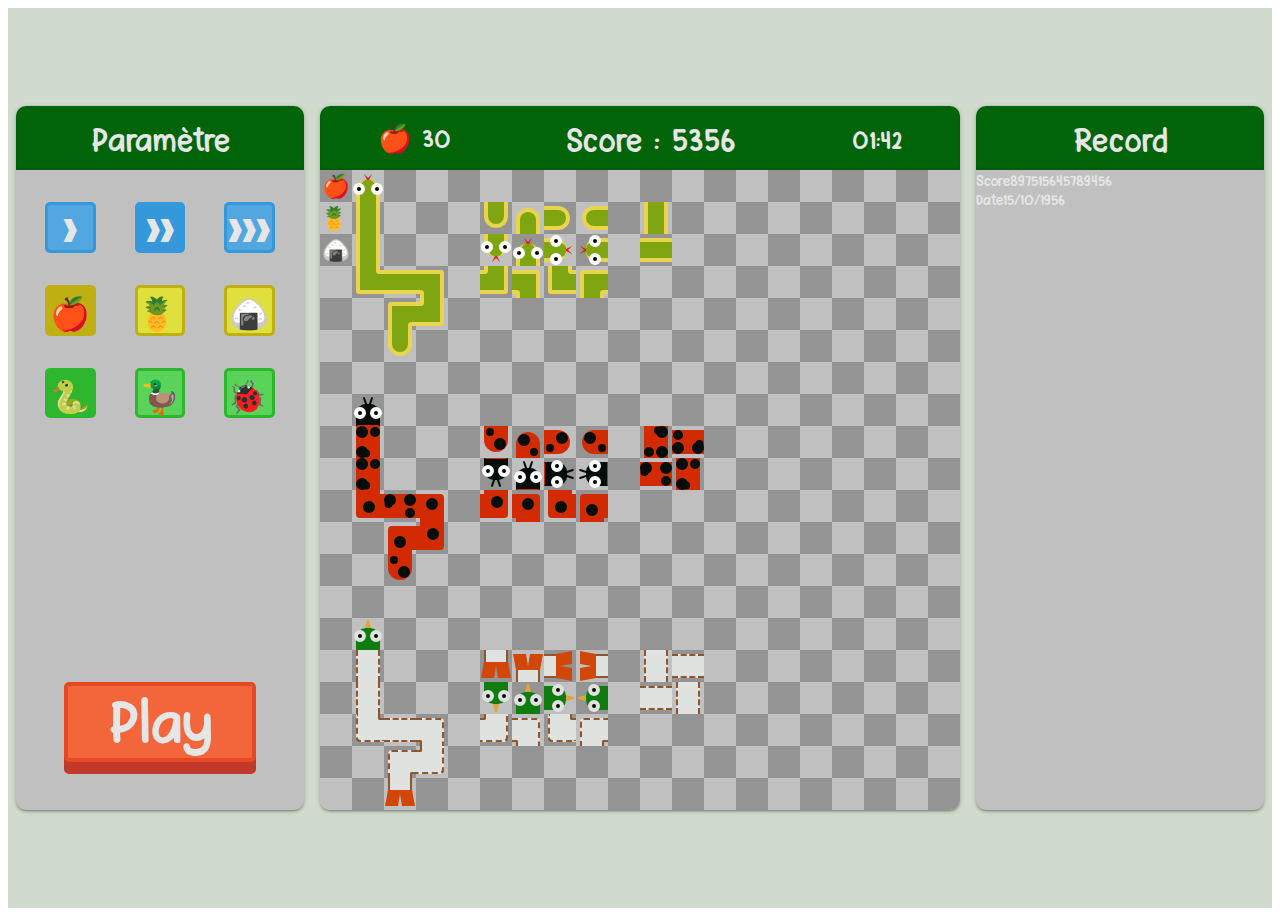
<file: src/html/index.html>
<!DOCTYPE html>
<html lang="en">
<head>
    <meta charset="UTF-8">
    <meta name="viewport" content="width=device-width, initial-scale=1.0">
    <link rel="stylesheet" href="https://necolas.github.io/normalize.css/8.0.1/normalize.css">
    <link rel="stylesheet" href="../../style/master.css">
    <link rel="stylesheet" href="../../style/game.css">
    <link rel="stylesheet" href="../../style/parameter.css">
    <link rel="stylesheet" href="../../style/record.css">
    <link rel="stylesheet" href="../../style/skin/snake.css">
    <link rel="stylesheet" href="../../style/skin/ladybeelte.css">
    <link rel="stylesheet" href="../../style/skin/duck.css">
    <link rel="stylesheet" href="../../style/skin/skin_apple.css">
    <title>Document</title>
</head>
<body>
    <section id="app" class="app">
        <div class="page">
            <div class="center-verticaly">
                <div class="module">
                    <div class="module-name">
                        <div>
                            Paramètre
                        </div>
                    </div>
                    <div class="module-content">
                        <div class="parameter-select">
                            <div class="select">
                                <input type="radio" name="speed" id="1" class="button-parameter">
                                <label for="1" class="label-parameter label-speed"></label>

                                <input type="radio" name="speed" id="2" checked="true" class="button-parameter">
                                <label for="2" class="label-parameter label-speed"></label>

                                <input type="radio" name="speed" id="3" class="button-parameter">
                                <label for="3" class="label-parameter label-speed"></label>
                            </div>
                            <div class="select">
                                <input type="radio" name="apple" id="apple" checked="true" class="button-parameter">
                                <label for="apple" class="label-parameter label-apple"></label>

                                <input type="radio" name="apple" id="pinapple" class="button-parameter">
                                <label for="pinapple" class="label-parameter label-apple"></label>

                                <input type="radio" name="apple" id="rice" class="button-parameter">
                                <label for="rice" class="label-parameter label-apple"></label>
                            </div>
                            <div class="select">
                                <input type="radio" name="snake" id="snake" checked="true" class="button-parameter">
                                <label for="snake" class="label-parameter label-snake"></label>

                                <input type="radio" name="snake" id="duck" class="button-parameter">
                                <label for="duck" class="label-parameter label-snake"></label>

                                <input type="radio" name="snake" id="ladybeetle" class="button-parameter">
                                <label for="ladybeetle" class="label-parameter label-snake"></label>
                            </div>
                        </div>
                        <div class="center-play">
                            <button type="button" class="button-play">
                               
                            </button>
                        </div>
                    </div>
                </div>
                <div class="game">
                    <div class="info">
                        <div class="apple">
                            <div>
                                🍎 30
                            </div>
                        </div>
                        <div class="score">
                            <div>
                                Score : 5356
                            </div>
                        </div>
                        <div class="time">
                            01:42
                        </div>
                    </div>
                    <div class="board">
                        <div class="game-over"></div>
                        <div class="row">
                            <div class="even tile tile-apple"></div>
                            <div class="odd tile">
                                <div class="head-snake-down">
                                    <div></div>
                                </div>
                            </div>
                            <div class="even tile"></div>
                            <div class="odd tile"></div>
                            <div class="even tile"></div>
                            <div class="odd tile"></div>
                            <div class="even tile"></div>
                            <div class="odd tile"></div>
                            <div class="even tile"></div>
                            <div class="odd tile"></div>
                            <div class="even tile"></div>
                            <div class="odd tile"></div>
                            <div class="even tile"></div>
                            <div class="odd tile"></div>
                            <div class="even tile"></div>
                            <div class="odd tile"></div>
                            <div class="even tile"></div>
                            <div class="odd tile"></div>
                            <div class="even tile"></div>
                            <div class="odd tile"></div>
                        </div>
                        <div class="row">
                            <div class="odd tile tile-pinapple"></div>
                            <div class="even tile">
                                <div class="tile-color body-snake-down-up"></div>
                            </div>
                            <div class="odd tile"></div>
                            <div class="even tile"></div>
                            <div class="odd tile"></div>
                            <div class="even tile">
                                <div class="queue-snake-up"></div>
                            </div>
                            <div class="odd tile">
                                <div class="queue-snake-down"></div>
                            </div>
                            <div class="even tile">
                                <div class="queue-snake-left"></div>
                            </div>
                            <div class="odd tile">
                                <div class="queue-snake-right"></div>
                            </div>
                            <div class="even tile"></div>
                            <div class="odd tile">
                                <div class="body-snake-up-down"></div>
                            </div>
                            <div class="even tile"></div>
                            <div class="odd tile"></div>
                            <div class="even tile"></div>
                            <div class="odd tile"></div>
                            <div class="even tile"></div>
                            <div class="odd tile"></div>
                            <div class="even tile"></div>
                            <div class="odd tile"></div>
                            <div class="even tile"></div>
                        </div>
                        <div class="row">
                            <div class="even tile tile-rice"></div>
                            <div class="odd tile">
                                <div class="tile-color body-snake-down-up"></div>
                            </div>
                            <div class="even tile"></div>
                            <div class="odd tile"></div>
                            <div class="even tile"></div>
                            <div class="odd tile">
                                <div class="head-snake-up">
                                    <div></div>
                                </div>
                            </div>
                            <div class="even tile">
                                <div class="head-snake-down">
                                    <div></div>
                                </div>
                            </div>
                            <div class="odd tile">
                                <div class="head-snake-left">
                                    <div></div>
                                </div>
                            </div>
                            <div class="even tile">
                                <div class="head-snake-right">
                                    <div></div>
                                </div>
                            </div>
                            <div class="odd tile"></div>
                            <div class="even tile">
                                <div class="tile-color body-snake-left-right"></div>
                            </div>
                            <div class="odd tile"></div>
                            <div class="even tile"></div>
                            <div class="odd tile"></div>
                            <div class="even tile"></div>
                            <div class="odd tile"></div>
                            <div class="even tile"></div>
                            <div class="odd tile"></div>
                            <div class="even tile"></div>
                            <div class="odd tile"></div>
                        </div>
                        <div class="row">
                            <div class="odd tile"></div>
                            <div class="even tile">
                                <div class="tile-color body-snake-up-right"></div>
                            </div>
                            <div class="odd tile">
                                <div class="tile-color body-snake-left-right"></div>
                            </div>
                            <div class="even tile">
                                <div class="tile-color body-snake-down-left"></div>
                            </div>
                            <div class="odd tile"></div>
                            <div class="even tile">
                                <div class="tile-color body-snake-up-left"></div>
                            </div>
                            <div class="odd tile">
                                <div class="tile-color body-snake-down-left"></div>
                            </div>
                            <div class="even tile">
                                <div class="tile-color body-snake-up-right"></div>
                            </div>
                            <div class="odd tile">
                                <div class="tile-color body-snake-down-right"></div>
                            </div>
                            <div class="even tile"></div>
                            <div class="odd tile"></div>
                            <div class="even tile"></div>
                            <div class="odd tile"></div>
                            <div class="even tile"></div>
                            <div class="odd tile"></div>
                            <div class="even tile"></div>
                            <div class="odd tile"></div>
                            <div class="even tile"></div>
                            <div class="odd tile"></div>
                            <div class="even tile"></div>
                        </div>
                        <div class="row">
                            <div class="even tile"></div>
                            <div class="odd tile"></div>
                            <div class="even tile">
                                <div class="tile-color body-snake-down-right"></div>
                            </div>
                            <div class="odd tile">
                                <div class="tile-color body-snake-up-left"></div>
                            </div>
                            <div class="even tile"></div>
                            <div class="odd tile"></div>
                            <div class="even tile"></div>
                            <div class="odd tile"></div>
                            <div class="even tile"></div>
                            <div class="odd tile"></div>
                            <div class="even tile"></div>
                            <div class="odd tile"></div>
                            <div class="even tile"></div>
                            <div class="odd tile"></div>
                            <div class="even tile"></div>
                            <div class="odd tile"></div>
                            <div class="even tile"></div>
                            <div class="odd tile"></div>
                            <div class="even tile"></div>
                            <div class="odd tile"></div>
                        </div>
                        <div class="row">
                            <div class="odd tile"></div>
                            <div class="even tile"></div>
                            <div class="odd tile">
                                <div class="queue-snake-up"></div>
                            </div>
                            <div class="even tile"></div>
                            <div class="odd tile"></div>
                            <div class="even tile"></div>
                            <div class="odd tile"></div>
                            <div class="even tile"></div>
                            <div class="odd tile"></div>
                            <div class="even tile"></div>
                            <div class="odd tile"></div>
                            <div class="even tile"></div>
                            <div class="odd tile"></div>
                            <div class="even tile"></div>
                            <div class="odd tile"></div>
                            <div class="even tile"></div>
                            <div class="odd tile"></div>
                            <div class="even tile"></div>
                            <div class="odd tile"></div>
                            <div class="even tile"></div>
                        </div>
                        <div class="row">
                            <div class="even tile"></div>
                            <div class="odd tile"></div>
                            <div class="even tile"></div>
                            <div class="odd tile"></div>
                            <div class="even tile"></div>
                            <div class="odd tile"></div>
                            <div class="even tile"></div>
                            <div class="odd tile"></div>
                            <div class="even tile"></div>
                            <div class="odd tile"></div>
                            <div class="even tile"></div>
                            <div class="odd tile"></div>
                            <div class="even tile"></div>
                            <div class="odd tile"></div>
                            <div class="even tile"></div>
                            <div class="odd tile"></div>
                            <div class="even tile"></div>
                            <div class="odd tile"></div>
                            <div class="even tile"></div>
                            <div class="odd tile"></div>
                        </div>
                        <div class="row">
                            <div class="odd tile"></div>
                            <div class="even tile">
                                <div class="head-ladybeetle-down">
                                    <div></div>
                                </div>
                            </div>
                            <div class="odd tile"></div>
                            <div class="even tile"></div>
                            <div class="odd tile"></div>
                            <div class="even tile"></div>
                            <div class="odd tile"></div>
                            <div class="even tile"></div>
                            <div class="odd tile"></div>
                            <div class="even tile"></div>
                            <div class="odd tile"></div>
                            <div class="even tile"></div>
                            <div class="odd tile"></div>
                            <div class="even tile"></div>
                            <div class="odd tile"></div>
                            <div class="even tile"></div>
                            <div class="odd tile"></div>
                            <div class="even tile"></div>
                            <div class="odd tile"></div>
                            <div class="even tile"></div>
                        </div>
                        <div class="row">
                            <div class="even tile"></div>
                            <div class="odd tile">
                                <div class="tile-color body-ladybeetle-down-up"></div>
                            </div>
                            <div class="even tile"></div>
                            <div class="odd tile"></div>
                            <div class="even tile"></div>
                            <div class="odd tile">
                                <div class="queue-ladybeetle-up"></div>
                            </div>
                            <div class="even tile">
                                <div class="queue-ladybeetle-down"></div>
                            </div>
                            <div class="odd tile">
                                <div class="queue-ladybeetle-left"></div>
                            </div>
                            <div class="even tile">
                                <div class="queue-ladybeetle-right"></div>
                            </div>
                            <div class="odd tile"></div>
                            <div class="even tile">
                                <div class="tile-color body-ladybeetle-up-down"></div>
                            </div>
                            <div class="odd tile">
                                <div class="tile-color body-ladybeetle-right-left"></div>
                            </div>
                            <div class="even tile"></div>
                            <div class="odd tile"></div>
                            <div class="even tile"></div>
                            <div class="odd tile"></div>
                            <div class="even tile"></div>
                            <div class="odd tile"></div>
                            <div class="even tile"></div>
                            <div class="odd tile"></div>
                        </div>
                        <div class="row">
                            <div class="odd tile"></div>
                            <div class="even tile">
                                <div class="tile-color body-ladybeetle-down-up"></div>
                            </div>
                            <div class="odd tile"></div>
                            <div class="even tile"></div>
                            <div class="odd tile"></div>
                            <div class="even tile">
                                <div class="head-ladybeetle-up">
                                    <div></div>
                                </div>
                            </div>
                            <div class="odd tile">
                                <div class="head-ladybeetle-down">
                                    <div></div>
                                </div>
                            </div>
                            <div class="even tile">
                                <div class="head-ladybeetle-left">
                                    <div></div>
                                </div>
                            </div>
                            <div class="odd tile">
                                <div class="head-ladybeetle-right">
                                    <div></div>
                                </div>
                            </div>
                            <div class="even tile"></div>
                            <div class="odd tile">
                                <div class="tile-color body-ladybeetle-left-right"></div>
                            </div>
                            <div class="even tile">
                                <div class="tile-color body-ladybeetle-down-up"></div>
                            </div>
                            <div class="odd tile"></div>
                            <div class="even tile"></div>
                            <div class="odd tile"></div>
                            <div class="even tile"></div>
                            <div class="odd tile"></div>
                            <div class="even tile"></div>
                            <div class="odd tile"></div>
                            <div class="even tile"></div>
                        </div>
                        <div class="row">
                            <div class="even tile"></div>
                            <div class="odd tile">
                                <div class="tile-color body-ladybeetle-up-right"></div>
                            </div>
                            <div class="even tile">
                                <div class="tile-color body-ladybeetle-left-right"></div>
                            </div>
                            <div class="odd tile">
                                <div class="tile-color body-ladybeetle-down-left"></div>
                            </div>
                            <div class="even tile"></div>
                            <div class="odd tile">
                                <div class="tile-color body-ladybeetle-up-left"></div>
                            </div>
                            <div class="even tile">
                                <div class="tile-color body-ladybeetle-down-left"></div>
                            </div>
                            <div class="odd tile">
                                <div class="tile-color body-ladybeetle-up-right"></div>
                            </div>
                            <div class="even tile">
                                <div class="tile-color body-ladybeetle-down-right"></div>
                            </div>
                            <div class="odd tile"></div>
                            <div class="even tile"></div>
                            <div class="odd tile"></div>
                            <div class="even tile"></div>
                            <div class="odd tile"></div>
                            <div class="even tile"></div>
                            <div class="odd tile"></div>
                            <div class="even tile"></div>
                            <div class="odd tile"></div>
                            <div class="even tile"></div>
                            <div class="odd tile"></div>
                        </div>
                        <div class="row">
                            <div class="odd tile"></div>
                            <div class="even tile"></div>
                            <div class="odd tile">
                                <div class="tile-color body-ladybeetle-down-right"></div>
                            </div>
                            <div class="even tile">
                                <div class="tile-color body-ladybeetle-up-left"></div>
                            </div>
                            <div class="odd tile"></div>
                            <div class="even tile"></div>
                            <div class="odd tile"></div>
                            <div class="even tile"></div>
                            <div class="odd tile"></div>
                            <div class="even tile"></div>
                            <div class="odd tile"></div>
                            <div class="even tile"></div>
                            <div class="odd tile"></div>
                            <div class="even tile"></div>
                            <div class="odd tile"></div>
                            <div class="even tile"></div>
                            <div class="odd tile"></div>
                            <div class="even tile"></div>
                            <div class="odd tile"></div>
                            <div class="even tile"></div>
                        </div>
                        <div class="row">
                            <div class="even tile"></div>
                            <div class="odd tile"></div>
                            <div class="even tile">
                                <div class="queue-ladybeetle-up"></div>
                            </div>
                            <div class="odd tile"></div>
                            <div class="even tile"></div>
                            <div class="odd tile"></div>
                            <div class="even tile"></div>
                            <div class="odd tile"></div>
                            <div class="even tile"></div>
                            <div class="odd tile"></div>
                            <div class="even tile"></div>
                            <div class="odd tile"></div>
                            <div class="even tile"></div>
                            <div class="odd tile"></div>
                            <div class="even tile"></div>
                            <div class="odd tile"></div>
                            <div class="even tile"></div>
                            <div class="odd tile"></div>
                            <div class="even tile"></div>
                            <div class="odd tile"></div>
                        </div>
                        <div class="row">
                            <div class="odd tile"></div>
                            <div class="even tile"></div>
                            <div class="odd tile"></div>
                            <div class="even tile"></div>
                            <div class="odd tile"></div>
                            <div class="even tile"></div>
                            <div class="odd tile"></div>
                            <div class="even tile"></div>
                            <div class="odd tile"></div>
                            <div class="even tile"></div>
                            <div class="odd tile"></div>
                            <div class="even tile"></div>
                            <div class="odd tile"></div>
                            <div class="even tile"></div>
                            <div class="odd tile"></div>
                            <div class="even tile"></div>
                            <div class="odd tile"></div>
                            <div class="even tile"></div>
                            <div class="odd tile"></div>
                            <div class="even tile"></div>
                        </div>
                        <div class="row">
                            <div class="even tile"></div>
                            <div class="odd tile">
                                <div class="head-duck-down">
                                    <div></div>
                                </div>
                            </div>
                            <div class="even tile"></div>
                            <div class="odd tile"></div>
                            <div class="even tile"></div>
                            <div class="odd tile"></div>
                            <div class="even tile"></div>
                            <div class="odd tile"></div>
                            <div class="even tile"></div>
                            <div class="odd tile"></div>
                            <div class="even tile"></div>
                            <div class="odd tile"></div>
                            <div class="even tile"></div>
                            <div class="odd tile"></div>
                            <div class="even tile"></div>
                            <div class="odd tile"></div>
                            <div class="even tile"></div>
                            <div class="odd tile"></div>
                            <div class="even tile"></div>
                            <div class="odd tile"></div>
                        </div>
                        <div class="row">
                            <div class="odd tile"></div>
                            <div class="even tile">
                                <div class="tile-color body-duck-down-up"></div>
                            </div>
                            <div class="odd tile"></div>
                            <div class="even tile"></div>
                            <div class="odd tile"></div>
                            <div class="even tile">
                                <div class="queue-duck-up"></div>
                            </div>
                            <div class="odd tile">
                                <div class="queue-duck-down"></div>
                            </div>
                            <div class="even tile">
                                <div class="queue-duck-left"></div>
                            </div>
                            <div class="odd tile">
                                <div class="queue-duck-right"></div>
                            </div>
                            <div class="even tile"></div>
                            <div class="odd tile">
                                <div class="body-duck-up-down"></div>
                            </div>
                            <div class="even tile">
                                <div class="body-duck-right-left"></div>
                            </div>
                            <div class="odd tile"></div>
                            <div class="even tile"></div>
                            <div class="odd tile"></div>
                            <div class="even tile"></div>
                            <div class="odd tile"></div>
                            <div class="even tile"></div>
                            <div class="odd tile"></div>
                            <div class="even tile"></div>
                        </div>
                        <div class="row">
                            <div class="even tile"></div>
                            <div class="odd tile">
                                <div class="tile-color body-duck-down-up"></div>
                            </div>
                            <div class="even tile"></div>
                            <div class="odd tile"></div>
                            <div class="even tile"></div>
                            <div class="odd tile">
                                <div class="head-duck-up">
                                    <div></div>
                                </div>
                            </div>
                            <div class="even tile">
                                <div class="head-duck-down">
                                    <div></div>
                                </div>
                            </div>
                            <div class="odd tile">
                                <div class="head-duck-left">
                                    <div></div>
                                </div>
                            </div>
                            <div class="even tile">
                                <div class="head-duck-right">
                                    <div></div>
                                </div>
                            </div>
                            <div class="odd tile"></div>
                            <div class="even tile">
                                <div class="tile-color body-duck-left-right"></div>
                            </div>
                            <div class="odd tile">
                                <div class="body-duck-down-up"></div>
                            </div>
                            <div class="even tile"></div>
                            <div class="odd tile"></div>
                            <div class="even tile"></div>
                            <div class="odd tile"></div>
                            <div class="even tile"></div>
                            <div class="odd tile"></div>
                            <div class="even tile"></div>
                            <div class="odd tile"></div>
                        </div>
                        <div class="row">
                            <div class="odd tile"></div>
                            <div class="even tile">
                                <div class="tile-color body-duck-up-right"></div>
                            </div>
                            <div class="odd tile">
                                <div class="tile-color body-duck-left-right"></div>
                            </div>
                            <div class="even tile">
                                <div class="tile-color body-duck-down-left"></div>
                            </div>
                            <div class="odd tile"></div>
                            <div class="even tile">
                                <div class="tile-color body-duck-up-left"></div>
                            </div>
                            <div class="odd tile">
                                <div class="tile-color body-duck-down-left"></div>
                            </div>
                            <div class="even tile">
                                <div class="tile-color body-duck-up-right"></div>
                            </div>
                            <div class="odd tile">
                                <div class="tile-color body-duck-down-right"></div>
                            </div>
                            <div class="even tile"></div>
                            <div class="odd tile"></div>
                            <div class="even tile"></div>
                            <div class="odd tile"></div>
                            <div class="even tile"></div>
                            <div class="odd tile"></div>
                            <div class="even tile"></div>
                            <div class="odd tile"></div>
                            <div class="even tile"></div>
                            <div class="odd tile"></div>
                            <div class="even tile"></div>
                        </div>
                        <div class="row">
                            <div class="even tile"></div>
                            <div class="odd tile"></div>
                            <div class="even tile">
                                <div class="tile-color body-duck-down-right"></div>
                            </div>
                            <div class="odd tile">
                                <div class="tile-color body-duck-up-left"></div>
                            </div>
                            <div class="even tile"></div>
                            <div class="odd tile"></div>
                            <div class="even tile"></div>
                            <div class="odd tile"></div>
                            <div class="even tile"></div>
                            <div class="odd tile"></div>
                            <div class="even tile"></div>
                            <div class="odd tile"></div>
                            <div class="even tile"></div>
                            <div class="odd tile"></div>
                            <div class="even tile"></div>
                            <div class="odd tile"></div>
                            <div class="even tile"></div>
                            <div class="odd tile"></div>
                            <div class="even tile"></div>
                            <div class="odd tile"></div>
                        </div>
                        <div class="row">
                            <div class="odd tile"></div>
                            <div class="even tile"></div>
                            <div class="odd tile">
                                <div class="queue-duck-up"></div>
                            </div>
                            <div class="even tile"></div>
                            <div class="odd tile"></div>
                            <div class="even tile"></div>
                            <div class="odd tile"></div>
                            <div class="even tile"></div>
                            <div class="odd tile"></div>
                            <div class="even tile"></div>
                            <div class="odd tile"></div>
                            <div class="even tile"></div>
                            <div class="odd tile"></div>
                            <div class="even tile"></div>
                            <div class="odd tile"></div>
                            <div class="even tile"></div>
                            <div class="odd tile"></div>
                            <div class="even tile"></div>
                            <div class="odd tile"></div>
                            <div class="even tile"></div>
                        </div>
                    </div>
                </div>
                <div class="module">
                    <div class="module-name">
                        Record
                    </div>
                    <div class="module-content">
                        <!-- <ul class="list-record">
                            <li class="record">897515645789456 - 15/10/1956</li>
                            <li class="record">448213284 - 10/05/2002</li>
                            <li class="record">4568 - 15/04/2020</li>
                            <li class="record">4568 - 15/04/2020</li>
                        </ul> -->
                        <div class="card-record">
                            <div class="field-name">Score<span class="field-content">897515645789456</span></div>
                            <div class="field-name">Date<span class="field-content">15/10/1956</span></div>
                        </div>
                    </div>
                </div>
            </div>
        </div>
    </section>
</body>
</html>
</file>
<file: style/master.css>
@font-face {
    font-family: "PinkChicken";
    src: url("../font/PinkChicken.ttf")
}

* {
    font-family: PinkChicken;
    color: #e6e6e6
}

.page {
    background-color:#d1dbcd;
    display: flex;
    flex-direction: column;
    justify-content: space-around;
    height: 100vh;
}

.center-verticaly {
    display: flex;
    flex-direction: row;
    justify-content: space-around;
}

.module {
    width: 18rem;
    height: 44rem;
    display: flex;
    flex-direction: column;
    border-style: None;
    border-radius: 10px;
    background-color: rgb(192, 192, 192);
    box-shadow:0px 2px 2px 0px rgba(0,0,0,0.14) , 0px 3px 1px -2px rgba(0,0,0,0.12) , 0px 1px 5px 0px rgba(0,0,0,0.2);
}

.game {
    border-style: None;
    border-radius: 10px;
    box-shadow:0px 2px 2px 0px rgba(0,0,0,0.14) , 0px 3px 1px -2px rgba(0,0,0,0.12) , 0px 1px 5px 0px rgba(0,0,0,0.2);
}

.module-name {
    height: 4rem;
    width: 100%;
    font-size: 2.2rem;
    text-align: center;
    background-color: rgb(1, 100, 9);
    border-style: none;
    border-radius: 10px 10px 0 0;
    display:flex;
    flex-direction: column;
    justify-content: center;
    box-shadow: 0px -2px 3px 0px rgba(0,0,0,0.11) inset;
}
</file>
<file: style/game.css>
:root {
    --tile-size: 2rem;
    --tile-color-1: rgb(148, 148, 148);
    --tile-color-2: rgb(192, 192, 192);
}

.info {
    border-radius: 10px 10px 0 0;
    border-style: none;
    background-color: rgb(1, 100, 9);
    display: flex;
    flex-direction: row;
    justify-content: space-around;
    height: 4rem;
    box-shadow: 0px -2px 3px 0px rgba(0,0,0,0.11) inset;
    /* box-shadow: 0px -2px 3px 0px rgb(255, 0, 0) inset; */
}

.apple, .time {
    display: flex;
    flex-direction: column;
    justify-content: center;
    font-size: 1.7rem;
}

.score {
    display: flex;
    flex-direction: column;
    justify-content: center;
    font-size: 2.2rem;
}

.board {
    display: flex;
    flex-direction: column;
    justify-content: center;
}

.row:last-child > :last-child  {
    border-radius: 0 0 10px 0;
}

.row:last-child > :first-child  {
    border-radius: 0 0 0 10px;
}

.row {
    display: flex;
    flex-direction: row;
    justify-content: center;
}

.tile {
    min-width: var(--tile-size);
    min-height: var(--tile-size);
    max-width: var(--tile-size);
    max-height: var(--tile-size);
}


.odd {
    background-color: var(--tile-color-2);
}

.even {
    background-color: var(--tile-color-1);
}

.odd > .tile-color::after {
    background-color: var(--tile-color-2);
}

.even > .tile-color::after {
    background-color: var(--tile-color-1);
}

.game-over {
    position: absolute;
    height: calc(var(--tile-size) * 10 + 8rem);
    width: calc(var(--tile-size) * 20);
    padding-top: calc(var(--tile-size) * 10 - 8rem);
    text-shadow:0px 5px 10px #333333;
    font-size: 8rem;
    text-align: center;
    z-index: 1;
}

.game-over.game-over-animation {
    animation-duration: 1.5s;
    transition-timing-function: cubic-bezier(0,0.9,0,1);
    animation-name: death;

}

@keyframes death {
    from {
        background-color:  rgba(255, 0, 0, 0.7);
    }
    to {
        background-color:  rgba(255, 0, 0, 0);
    }
}
</file>
<file: style/parameter.css>
@font-face {
    font-family: "Transformer";
    src: url("../font/Transformers.ttf")
}

.module-content {
    height: 40rem;
    width: 100%;
    display: flex;
    flex-direction: column;
    justify-content: space-between;
}

.parameter-select {
    display: flex;
    flex-direction: column;
    justify-content: space-around;
}

.select {
    margin-top: 2rem;
    padding: 0 10px;
    display: flex;
    flex-direction: row;
    justify-content: space-around;
}

.label-parameter {
    height: 2.8rem;
    width: 2.8rem;
    border-radius: 5px;
    border-style: solid;
    border-width: 3px;
}

.button-parameter {
    display: none;
}

/* -------------------------- SPEED -------------------------- */
.label-speed {
    font-family: Transformer;
    border-color: #3498db;
    background-color: #52a7e0;
    font-size: 2.9rem;
}

.button-parameter:checked+.label-speed {
    background-color: #3498db;
}

.label-speed:nth-child(2):after {
    display: block;
    transform: translate(15px, -6px);
    content: ">"
}

.label-speed:nth-child(4):after {
    display: block;
    transform: translate(8px, -6px);
    content: ">>"
}
.label-speed:nth-child(6):after {
    display: block;
    transform: translate(1px, -6px);
    content: ">>>"
}

/* -------------------------- APPLE -------------------------- */
.label-apple {
    font-family: Transformer;
    border-color: #c0af12;
    background-color: #e0e03d;
    font-size: 2rem;
}

.button-parameter:checked+.label-apple {
    background-color: #c0af12;
}

.label-apple:nth-child(2):after {
    display: block;
    transform: translate(2px, 5px);
    content: "🍎"
}
.label-apple:nth-child(4):after {
    display: block;
    transform: translate(-1px, 5px);
    content: "🍍"
}
.label-apple:nth-child(6):after {
    display: block;
    transform: translate(2px, 5px);
    content: "🍙"
}


/* -------------------------- SNAKE -------------------------- */
.label-snake {
    font-family: Transformer;
    border-color: #2fb62f;
    background-color: #59d459;
    font-size: 2rem;
}

.button-parameter:checked+.label-snake {
    background-color: #2fb62f;
}

.label-snake:nth-child(2):after {
    display: block;
    transform: translate(2px, 5px);
    content: "🐍"
}

.label-snake:nth-child(4):after {
    display: block;
    transform: translate(2px, 5px);
    content: "🦆"
}
.label-snake:nth-child(6):after {
    display: block;
    transform: translate(0px, 5px);
    content: "🐞"
}


.center-play {
    display: flex;
    flex-direction: row;
    justify-content: center;
}

.button-play {
    margin-bottom: 3rem;
    width: 12rem;
    height: 5rem;
    background-color: #f3663b;
    border: 4px solid #e64922;
    border-radius: 5px;
    font-size: 4rem;
    box-shadow: 0px 12px 0px 0px #c0392b;
}

.button-play:after {
    display: block;
    transform: translateY(-7px);
    content: "Play"
}

.button-play:hover {
    transform: translateY(1px);
    box-shadow: 0px 11px 0px 0px #c0392b;
}

.button-play:active {
    transform: translateY(7px);
    box-shadow: 0px 5px 0px 0px #c0392b;
}
</file>
<file: style/record.css>
.list-record {
    list-style-type: none;
    padding: 0;
    margin-left: 0.5rem;
    margin-right: 0.5rem;
    overflow: auto;
}


.record {
    margin-bottom: 1rem;
    font-size: 1.6rem;
    text-shadow: 1px 1px rgb(148, 148, 148);
}
</file>
<file: style/skin/snake.css>
/* ###########  HEAD  ########### */

.head-snake-up {
    margin-left: 4px;
    height: calc(100% - 10px);
    width: calc(100% - 16px);
    background-color: #7FA511;
    border-left: 4px solid #E8D44D;
    border-right: 4px solid #E8D44D;
    border-radius: 0 0 10px 10px;
}
.head-snake-up::before {
    content: "";
    display: block;
    height: 4px;
    width: 4px;
    background-color: #000;
    border: 4px solid #fff;
    border-radius: 8px;
    transform: translate(-7px, 7px);
}
.head-snake-up::after {
    display: block;
    content: "";
    height: 4px;
    width: 4px;
    background-color: #000;
    border: 4px solid #fff;
    border-radius: 8px;
    transform: translate(calc(100% - 1px), -5px);
}
.head-snake-up > div {
    position: absolute;
    width: 2px;
    border-bottom: 6px solid #e61f05;
    border-left: 3px solid transparent;
    border-right: 3px solid transparent;
    transform: translate(4px, 10px);
}
.head-snake-up > div::after {
    display: block;
    position: absolute;
    content: "";
    width: 0;
    height: 0;
    border-left: 4px solid transparent;
    border-right: 4px solid transparent;
    transform: translate(-3px, 2px);
}
.odd > .head-snake-up > div::after {
    border-bottom: 4px solid var(--tile-color-2);
}
.even > .head-snake-up > div::after {
    border-bottom: 4px solid var(--tile-color-1);
}


.head-snake-down {
    margin-left: 4px;
    margin-top: 10px;
    height: calc(100% - 10px);
    width: calc(100% - 16px);
    background-color: #7FA511;
    border-left: 4px solid #E8D44D;
    border-right: 4px solid #E8D44D;
    border-radius: 10px 10px 0 0;
}
.head-snake-down::before {
    content: "";
    display: block;
    height: 4px;
    width: 4px;
    background-color: #000;
    border: 4px solid #fff;
    border-radius: 8px;
    transform: translate(-7px, 3px);
}
.head-snake-down::after {
    display: block;
    content: "";
    height: 4px;
    width: 4px;
    background-color: #000;
    border: 4px solid #fff;
    border-radius: 8px;
    transform: translate(calc(100% - 1px), -9px);
}
.head-snake-down > div {
    position: absolute;
    width: 2px;
    border-top: 6px solid #e61f05;
    border-left: 3px solid transparent;
    border-right: 3px solid transparent;
    transform: translate(4px, -18px);
}
.head-snake-down > div::after {
    display: block;
    position: absolute;
    content: "";
    width: 0;
    height: 0;
    border-left: 4px solid transparent;
    border-right: 4px solid transparent;
    transform: translate(-3px, -6px);
}
.odd > .head-snake-down > div::after {
    border-top: 4px solid var(--tile-color-2);
}
.even > .head-snake-down > div::after {
    border-top: 4px solid var(--tile-color-1);
}


.head-snake-left {
    margin-top: 4px;
    height: calc(100% - 16px);
    width: calc(100% - 10px);
    background-color: #7FA511;
    border-top: 4px solid #E8D44D;
    border-bottom: 4px solid #E8D44D;
    border-radius: 0 10px 10px 0;
}
.head-snake-left::before {
    content: "";
    display: block;
    height: 4px;
    width: 4px;
    background-color: #000;
    border: 4px solid #fff;
    border-radius: 8px;
    transform: translate(6px, -7px);
}
.head-snake-left::after {
    display: block;
    content: "";
    height: 4px;
    width: 4px;
    background-color: #000;
    border: 4px solid #fff;
    border-radius: 8px;
    transform: translate(6px, -1px);
}
.head-snake-left > div {
    position: absolute;
    height: 2px;
    border-right: 6px solid #e61f05;
    border-top: 3px solid transparent;
    border-bottom: 3px solid transparent;
    transform: translate(22px, -8px);
}
.head-snake-left > div::after {
    display: block;
    position: absolute;
    content: "";
    width: 0;
    height: 0;
    border-top: 4px solid transparent;
    border-bottom: 4px solid transparent;
    transform: translate(2px, -3px);
}
.odd > .head-snake-left > div::after {
    border-right: 4px solid var(--tile-color-2);
}
.even > .head-snake-left > div::after {
    border-right: 4px solid var(--tile-color-1);
}


.head-snake-right {
    margin-top: 4px;
    margin-left: 10px;
    height: calc(100% - 16px);
    width: calc(100% - 10px);
    background-color: #7FA511;
    border-top: 4px solid #E8D44D;
    border-bottom: 4px solid #E8D44D;
    border-radius: 10px 0 0 10px;
}
.head-snake-right::before {
    content: "";
    display: block;
    height: 4px;
    width: 4px;
    background-color: #000;
    border: 4px solid #fff;
    border-radius: 8px;
    transform: translate(3px, -7px);
}
.head-snake-right::after {
    display: block;
    content: "";
    height: 4px;
    width: 4px;
    background-color: #000;
    border: 4px solid #fff;
    border-radius: 8px;
    transform: translate(3px, -1px);
}
.head-snake-right > div {
    position: absolute;
    height: 2px;
    border-left: 6px solid #e61f05;
    border-top: 3px solid transparent;
    border-bottom: 3px solid transparent;
    transform: translate(-6px, -8px);
}
.head-snake-right > div::after {
    display: block;
    position: absolute;
    content: "";
    width: 0;
    height: 0;
    border-top: 4px solid transparent;
    border-bottom: 4px solid transparent;
    transform: translate(-6px, -3px);
}
.odd > .head-snake-right > div::after {
    border-left: 4px solid var(--tile-color-2);
}
.even > .head-snake-right > div::after {
    border-left: 4px solid var(--tile-color-1);
}

/* ###########  LINE  ########### */

.body-snake-down-up {
    background-color: #7FA511;
    margin-left: 4px;
    height: 100%;
    width: calc(100% - 16px);
    border-left: 4px solid #E8D44D;
    border-right: 4px solid #E8D44D;
}

.body-snake-up-down {
    background-color: #7FA511;
    margin-left: 4px;
    height: 100%;
    width: calc(100% - 16px);
    border-left: 4px solid #E8D44D;
    border-right: 4px solid #E8D44D;
}

.body-snake-left-right {
    background-color: #7FA511;
    margin-top: 4px;
    width: 100%;
    height: calc(100% - 16px);
    border-top: 4px solid #E8D44D;
    border-bottom: 4px solid #E8D44D;
}

.body-snake-right-left {
    background-color: #7FA511;
    margin-top: 4px;
    width: 100%;
    height: calc(100% - 16px);
    border-top: 4px solid #E8D44D;
    border-bottom: 4px solid #E8D44D;
}


/* ###########  CORNER  ########### */

.body-snake-up-right {
    background-color: #7FA511;
    margin-left: 4px;
    height: calc(100% - 8px);
    width: calc(100% - 8px);
    border-radius: 0 0 0 4px;
    border-left: 4px solid #E8D44D;
    border-bottom: 4px solid #E8D44D;
}
.body-snake-up-right::after {
    display: block;
    content: "";
    width: 4px;
    height: 4px;
    transform: translateX(calc(var(--tile-size) - 16px));
    border-radius: 0 0 0 4px;
    border-bottom: 4px solid #E8D44D;
    border-left: 4px solid #E8D44D;
}


.body-snake-up-left {
    background-color: #7FA511;
    margin-right: 4px;
    height: calc(100% - 8px);
    width: calc(100% - 8px);
    border-radius: 0 0 4px 0;
    border-right: 4px solid #E8D44D;
    border-bottom: 4px solid #E8D44D;
}
.body-snake-up-left::after {
    display: block;
    content: "";
    width: 4px;
    height: 4px;
    border-radius: 0 0 4px 0;
    border-bottom: 4px solid #E8D44D;
    border-right: 4px solid #E8D44D;
}


.body-snake-down-left {
    background-color: #7FA511;
    margin-top: 4px;
    height: calc(100% - 8px);
    width: calc(100% - 8px);
    border-radius: 0 4px 0 0;
    border-top: 4px solid #E8D44D;
    border-right: 4px solid #E8D44D;
}
.body-snake-down-left::after {
    display: block;
    content: "";
    margin-top: calc(100% - 8px);
    width: 4px;
    height: 4px;
    border-radius: 0 4px 0 0;
    border-top: 4px solid #E8D44D;
    border-right: 4px solid #E8D44D;
}


.body-snake-down-right {
    background-color: #7FA511;
    margin-top: 4px;
    margin-left: 4px;
    height: calc(100% - 8px);
    width: calc(100% - 8px);
    border-radius: 4px 0 0 0;
    border-top: 4px solid #E8D44D;
    border-left: 4px solid #E8D44D;
}
.body-snake-down-right::after {
    display: block;
    content: "";
    margin-top: calc(100% - 8px);
    margin-left: calc(100% - 8px);
    width: 4px;
    height: 4px;
    border-radius: 4px 0 0 0;
    border-top: 4px solid #E8D44D;
    border-left: 4px solid #E8D44D;
}


/* ###########  QUEUE  ########### */

.queue-snake-up {
    margin-left: 4px;
    width: calc(100% - 16px);
    height: calc(100% - 10px);
    background-color: #7FA511;
    border-radius: 0 0 20px 20px;
    border-left: 4px solid #E8D44D;
    border-right: 4px solid #E8D44D;
    border-bottom: 4px solid #E8D44D;
}

.queue-snake-down {
    margin-left: 4px;
    margin-top: 6px;
    width: calc(100% - 16px);
    height: calc(100% - 10px);
    background-color: #7FA511;
    border-radius: 20px 20px 0 0;
    border-left: 4px solid #E8D44D;
    border-right: 4px solid #E8D44D;
    border-top: 4px solid #E8D44D;
}

.queue-snake-left {
    margin-top: 4px;
    width: calc(100% - 10px);
    height: calc(100% - 16px);
    background-color: #7FA511;
    border-radius: 0 20px 20px 0;
    border-top: 4px solid #E8D44D;
    border-right: 4px solid #E8D44D;
    border-bottom: 4px solid #E8D44D;
}

.queue-snake-right {
    margin-top: 4px;
    margin-left: 6px;
    width: calc(100% - 10px);
    height: calc(100% - 16px);
    background-color: #7FA511;
    border-radius: 20px 0 0 20px;
    border-top: 4px solid #E8D44D;
    border-left: 4px solid #E8D44D;
    border-bottom: 4px solid #E8D44D;
}
</file>
<file: style/skin/ladybeelte.css>
/* ###########  HEAD  ########### */

.head-ladybeetle-up {
    margin-left: 4px;
    height: calc(100% - 11px);
    width: calc(100% - 12px);
    background-color: #030d0a;
    border-radius: 0 0 10px 10px;
    border-left: 2px solid #030d0a;
    border-right: 2px solid #030d0a;
    border-top: 1px solid #d32b01;
}
.head-ladybeetle-up::before {
    content: "";
    display: block;
    height: 4px;
    width: 4px;
    background-color: #000;
    border: 4px solid #fff;
    border-radius: 8px;
    transform: translate(-4px, 6px);
}
.head-ladybeetle-up::after {
    display: block;
    content: "";
    height: 4px;
    width: 4px;
    background-color: #000;
    border: 4px solid #fff;
    border-radius: 8px;
    transform: translate(100%, -6px);
}
.head-ladybeetle-up > div::before {
    display: block;
    position: absolute;
    content: "";
    width: 0;
    height: 6px;
    border: 1px solid #030d0a;
    border-radius: 0 0 2px 2px;
    transform:matrix(0.95,0.33,-0.33,0.95, 6, 8);
}
.head-ladybeetle-up > div::after {
    display: block;
    position: absolute;
    content: "";
    width: 0;
    height: 6px;
    border: 1px solid #030d0a;
    border-radius: 0 0 2px 2px;
    transform:matrix(0.95,-0.33,0.33,0.95, 12, 8);
}



.head-ladybeetle-down {
    margin-left: 4px;
    margin-top: 10px;
    height: calc(100% - 11px);
    width: calc(100% - 12px);
    background-color: #030d0a;
    border-radius: 10px 10px 0 0;
    border-left: 2px solid #030d0a;
    border-right: 2px solid #030d0a;
    border-bottom: 1px solid #d32b01;

}
.head-ladybeetle-down::before {
    content: "";
    display: block;
    height: 4px;
    width: 4px;
    background-color: #000;
    border: 4px solid #fff;
    border-radius: 8px;
    transform: translate(-4px, 3px);
}
.head-ladybeetle-down::after {
    display: block;
    content: "";
    height: 4px;
    width: 4px;
    background-color: #000;
    border: 4px solid #fff;
    border-radius: 8px;
    transform: translate(100%, -9px);
}
.head-ladybeetle-down > div::before {
    display: block;
    position: absolute;
    content: "";
    width: 0;
    height: 6px;
    border: 1px solid #030d0a;
    border-radius: 2px 2px 0 0;
    transform:matrix(0.95,-0.33,0.33,0.95, 6, -19);
}
.head-ladybeetle-down > div::after {
    display: block;
    position: absolute;
    content: "";
    width: 0;
    height: 6px;
    border: 1px solid #030d0a;    
    border-radius: 2px 2px 0 0;
    transform:matrix(0.95,0.33,-0.33,0.95, 12, -19);
}


.head-ladybeetle-left {
    margin-top: 4px;
    height: calc(100% - 12px);
    width: calc(100% - 10px);
    background-color: #030d0a;
    border-radius: 0 10px 10px 0;
    border-top: 2px solid #030d0a;
    border-bottom: 2px solid #030d0a;
    border-left: 1px solid #d32b01;

}
.head-ladybeetle-left::before {
    content: "";
    display: block;
    height: 4px;
    width: 4px;
    background-color: #000;
    border: 4px solid #fff;
    border-radius: 8px;
    transform: translate(6px, -4px);
}
.head-ladybeetle-left::after {
    display: block;
    content: "";
    height: 4px;
    width: 4px;
    background-color: #000;
    border: 4px solid #fff;
    border-radius: 8px;
    transform: translate(6px, 0px);
}
.head-ladybeetle-left > div::before {
    display: block;
    position: absolute;
    content: "";
    width: 0;
    height: 6px;
    border: 1px solid #030d0a;
    border-radius: 0 0 2px 2px;
    transform:matrix(-0.33,-0.95,0.95,-0.33, 24, -9);
}
.head-ladybeetle-left > div::after {
    display: block;
    position: absolute;
    content: "";
    width: 0;
    height: 6px;
    border: 1px solid #030d0a;    
    border-radius: 0 0 2px 2px;
    transform:matrix(0.33,-0.95,0.95,0.33, 24, -3);
}


.head-ladybeetle-right {
    margin-top: 4px;
    margin-left: 10px;
    height: calc(100% - 12px);
    width: calc(100% - 11px);
    background-color: #030d0a;
    border-radius: 10px 0 0 10px;
    border-top: 2px solid #030d0a;
    border-bottom: 2px solid #030d0a;
    border-right: 1px solid #d32b01;

}
.head-ladybeetle-right::before {
    content: "";
    display: block;
    height: 4px;
    width: 4px;
    background-color: #000;
    border: 4px solid #fff;
    border-radius: 8px;
    transform: translate(3px, -4px);
}
.head-ladybeetle-right::after {
    display: block;
    content: "";
    height: 4px;
    width: 4px;
    background-color: #000;
    border: 4px solid #fff;
    border-radius: 8px;
    transform: translate(3px, 0px);
}
.head-ladybeetle-right > div::before {
    display: block;
    position: absolute;
    content: "";
    width: 0;
    height: 6px;
    border: 1px solid #030d0a;
    border-radius: 2px 2px 0 0;
    transform:matrix(0.33,-0.95,0.95,0.33, -4, -9);
}
.head-ladybeetle-right > div::after {
    display: block;
    position: absolute;
    content: "";
    width: 0;
    height: 6px;
    border: 1px solid #030d0a;    
    border-radius: 2px 2px 0 0;
    transform:matrix(-0.33,-0.95,0.95,-0.33, -4, -3);
}

/* ###########  LINE  ########### */

.body-ladybeetle-down-up {
    background-color: #d32b01;
    margin-left: 4px;
    height: 100%;
    width: calc(100% - 20px);
    border-left: 12px dotted #030d0a;
}
.body-ladybeetle-down-up::before {
    display: block;
    content: "";
    width: 0;
    height: 0;
    border: 5px solid #030d0a;
    border-radius: 5px;
    transform: translate(2px, 1px);
}
.body-ladybeetle-down-up::after {
    display: block;
    content: "";
    width: 0;
    height: 0;
    border: 4px solid #030d0a;
    border-radius: 4px;
    transform: translate(-6px, 13.5px);
}


.body-ladybeetle-up-down {
    background-color: #d32b01;
    margin-left: 4px;
    height: 100%;
    width: calc(100% - 20px);
    border-right: 12px dotted #030d0a;
}
.body-ladybeetle-up-down::before {
    display: block;
    content: "";
    width: 0;
    height: 0;
    border: 4px solid #030d0a;
    border-radius: 4px;
    transform: translate(10px, 0.5px);
}
.body-ladybeetle-up-down::after {
    display: block;
    content: "";
    width: 0;
    height: 0;
    border: 5px solid #030d0a;
    border-radius: 5px;
    transform: translate(0, 13px);
}


.body-ladybeetle-left-right {
    background-color: #d32b01;
    margin-top: 4px;
    width: 100%;
    height: calc(100% - 20px);
    border-top: 12px dotted #030d0a;
}
.body-ladybeetle-left-right::before {
    display: block;
    content: "";
    width: 0;
    height: 0;
    border: 4px solid #030d0a;
    border-radius: 4px;
    transform: translate(0.5px, -6px);
}
.body-ladybeetle-left-right::after {
    display: block;
    content: "";
    width: 0;
    height: 0;
    border: 5px solid #030d0a;
    border-radius: 5px;
    transform: translate(21px, -6px);
}


.body-ladybeetle-right-left {
    background-color: #d32b01;
    margin-top: 4px;
    width: 100%;
    height: calc(100% - 20px);
    border-bottom: 12px dotted #030d0a;
}
.body-ladybeetle-right-left::before {
    display: block;
    content: "";
    width: 0;
    height: 0;
    border: 5px solid #030d0a;
    border-radius: 5px;
    transform: translate(1px, 0px);
}
.body-ladybeetle-right-left::after {
    display: block;
    content: "";
    width: 0;
    height: 0;
    border: 4px solid #030d0a;
    border-radius: 4px;
    transform: translate(23.5px, 0px);
}


/* ###########  CORNER  ########### */

.body-ladybeetle-up-right {
    background-color: #d32b01;
    margin-left: 4px;
    height: calc(100% - 4px);
    width: calc(100% - 4px);
    border-radius: 0 0 0 4px;
}
.body-ladybeetle-up-right::after {
    display: block;
    content: "";
    width: 4px;
    height: 4px;
    transform: translate(calc(var(--tile-size) - 8px), -12px);
}
.body-ladybeetle-up-right::before {
    display: block;
    content: "";
    width: 0px;
    height: 0px;
    border: 6px solid #030d0a;
    border-radius: 6px;
    transform: translate(7px, 11px);
}


.body-ladybeetle-up-left {
    background-color: #d32b01;
    margin-right: 4px;
    height: calc(100% - 4px);
    width: calc(100% - 4px);
    border-radius: 0 0 4px 0;
}
.body-ladybeetle-up-left::after {
    display: block;
    content: "";
    width: 4px;
    height: 4px;
    transform: translateY(-12px);
}
.body-ladybeetle-up-left::before {
    display: block;
    content: "";
    width: 0px;
    height: 0px;
    border: 6px solid #030d0a;
    border-radius: 6px;
    transform: translate(11px, 6px);
}


.body-ladybeetle-down-left {
    background-color: #d32b01;
    margin-top: 4px;
    height: calc(100% - 4px);
    width: calc(100% - 4px);
    border-radius: 0 4px 0 0;
}
.body-ladybeetle-down-left::after {
    display: block;
    content: "";
    margin-top: calc(100% - 16px);
    width: 4px;
    height: 4px;
}
.body-ladybeetle-down-left::before {
    display: block;
    content: "";
    width: 0px;
    height: 0px;
    border: 6px solid #030d0a;
    border-radius: 6px;
    transform: translate(10px, 4px);
}


.body-ladybeetle-down-right {
    background-color: #d32b01;
    margin-top: 4px;
    margin-left: 4px;
    height: calc(100% - 4px);
    width: calc(100% - 4px);
    border-radius: 4px 0 0 0;
}
.body-ladybeetle-down-right::after {
    display: block;
    content: "";
    margin-top: calc(100% - 8px);
    margin-left: calc(100% - 8px);
    width: 4px;
    height: 4px;
    transform: translate(4px, -8px);
}
.body-ladybeetle-down-right::before {
    display: block;
    content: "";
    width: 0px;
    height: 0px;
    border: 6px solid #030d0a;
    border-radius: 6px;
    transform: translate(6px, 10px);
}


/* ###########  QUEUE  ########### */

.queue-ladybeetle-up {
    margin-left: 4px;
    width: calc(100% - 8px);
    height: calc(100% - 6px);
    background-color: #d32b01;
    border-radius: 0 0 20px 20px;
}
.queue-ladybeetle-up::before {
    display: block;
    content: "";
    height: 0;
    width: 0;
    border: 4px solid #030d0a;
    border-radius: 4px;
    transform: translate(2px, 2px);
}
.queue-ladybeetle-up::after {
    display: block;
    content: "";
    height: 0;
    width: 0;
    border: 6px solid #030d0a;
    border-radius: 6px;
    transform: translate(10px, 4px);
}


.queue-ladybeetle-down {
    margin-left: 4px;
    margin-top: 6px;
    width: calc(100% - 8px);
    height: calc(100% - 6px);
    background-color: #d32b01;
    border-radius: 20px 20px 0 0;
}
.queue-ladybeetle-down::before {
    display: block;
    content: "";
    height: 0;
    width: 0;
    border: 4px solid #030d0a;
    border-radius: 4px;
    transform: translate(14px, 16px);
}
.queue-ladybeetle-down::after {
    display: block;
    content: "";
    height: 0;
    width: 0;
    border: 6px solid #030d0a;
    border-radius: 6px;
    transform: translate(2px, -6px);
}


.queue-ladybeetle-left {
    margin-top: 4px;
    width: calc(100% - 6px);
    height: calc(100% - 8px);
    background-color: #d32b01;
    border-radius: 0 20px 20px 0;
}
.queue-ladybeetle-left::before {
    display: block;
    content: "";
    height: 0;
    width: 0;
    border: 4px solid #030d0a;
    border-radius: 4px;
    transform: translate(2px, 14px);
}
.queue-ladybeetle-left::after {
    display: block;
    content: "";
    height: 0;
    width: 0;
    border: 6px solid #030d0a;
    border-radius: 6px;
    transform: translate(12px, -6px);
}


.queue-ladybeetle-right {
    margin-top: 4px;
    margin-left: 6px;
    width: calc(100% - 6px);
    height: calc(100% - 8px);
    background-color: #d32b01;
    border-radius: 20px 0 0 20px;
}
.queue-ladybeetle-right::before {
    display: block;
    content: "";
    height: 0;
    width: 0;
    border: 4px solid #030d0a;
    border-radius: 4px;
    transform: translate(16px, 14px);
}
.queue-ladybeetle-right::after {
    display: block;
    content: "";
    height: 0;
    width: 0;
    border: 6px solid #030d0a;
    border-radius: 6px;
    transform: translate(2px, -6px);
}
</file>
<file: style/skin/duck.css>
/* ###########  HEAD  ########### */

.head-duck-up {
    margin-left: 4px;
    height: calc(100% - 10px);
    width: calc(100% - 8px);
    background-color: #107c10;
    border-radius: 0 0 10px 10px;
}
.head-duck-up::before {
    content: "";
    display: block;
    height: 4px;
    width: 4px;
    background-color: #030d0a;
    border: 4px solid #e0e2df;
    border-radius: 6px;
    transform: translate(14px, 8px);
}
.head-duck-up::after {
    display: block;
    content: "";
    height: 4px;
    width: 4px;
    background-color: #030d0a;
    border: 4px solid #e0e2df;
    border-radius: 6px;
    transform: translate(-2px, -12px);
}
.head-duck-up > div {
    height: 0px;
    width: 2px;
    border-top: 8px solid #dba737;
    border-right: 2px solid transparent;
    border-left: 2px solid transparent;
    transform: translate(9px, 10px);
}



.head-duck-down {
    margin-top: 10px;
    margin-left: 4px;
    height: calc(100% - 10px);
    width: calc(100% - 8px);
    background-color: #107c10;
    border-radius: 10px 10px 0 0;

}
.head-duck-down::before {
    content: "";
    display: block;
    height: 4px;
    width: 4px;
    background-color: #030d0a;
    border: 4px solid #e0e2df;
    border-radius: 6px;
    transform: translate(-2px, 2px);
}
.head-duck-down::after {
    content: "";
    display: block;
    height: 4px;
    width: 4px;
    background-color: #030d0a;
    border: 4px solid #e0e2df;
    border-radius: 6px;
    transform: translate(14px, -18px);
}
.head-duck-down > div {
    height: 0px;
    width: 2px;
    border-bottom: 8px solid #dba737;
    border-right: 2px solid transparent;
    border-left: 2px solid transparent;
    transform: translate(9px, -20px);
}


.head-duck-left {
    margin-top: 4px;
    border-radius: 0 10px 10px 0;
    height: calc(100% - 8px);
    width: calc(100% - 10px);
    background-color: #107c10;

}
.head-duck-left::before {
    content: "";
    display: block;
    height: 4px;
    width: 4px;
    border-radius: 8px;
    background-color: #030d0a;
    border: 4px solid #e0e2df;
    border-radius: 6px;
    transform: translate(8px, -2px);

}
.head-duck-left::after {
    content: "";
    display: block;
    height: 4px;
    width: 4px;
    border-radius: 8px;
    background-color: #030d0a;
    border: 4px solid #e0e2df;
    border-radius: 6px;
    transform: translate(8px, -4px);
}
.head-duck-left > div {
    height: 2px;
    width: 0px;
    border-left: 8px solid #dba737;
    border-top: 2px solid transparent;
    border-bottom: 2px solid transparent;
    transform: translate(22px, -3px);
}

.head-duck-right {
    margin-top: 4px;
    margin-left: 10px;
    border-radius: 10px 0 0 10px;
    height: calc(100% - 8px);
    width: calc(100% - 10px);
    background-color: #107c10;

}
.head-duck-right::before {
    content: "";
    display: block;
    height: 4px;
    width: 4px;
    border-radius: 8px;
    background-color: #030d0a;
    border: 4px solid #e0e2df;
    border-radius: 6px;
    transform: translate(2px, -2px);
}
.head-duck-right::after {
    content: "";
    display: block;
    height: 4px;
    width: 4px;
    border-radius: 8px;
    background-color: #030d0a;
    border: 4px solid #e0e2df;
    border-radius: 6px;
    transform: translate(2px, -4px);
}
.head-duck-right > div {
    height: 2px;
    width: 0px;
    border-right: 8px solid #dba737;
    border-top: 2px solid transparent;
    border-bottom: 2px solid transparent;
    transform: translate(-8px, -3px);
}

/* ###########  LINE  ########### */

.body-duck-down-up {
    background-color: #e0e2df;
    margin-left: 4px;
    height: 100%;
    width: calc(100% - 12px);
    border-left: 2px dashed #8e562e;
    border-right: 2px dashed #8e562e;
}


.body-duck-up-down {
    background-color: #e0e2df;
    margin-left: 4px;
    height: 100%;
    width: calc(100% - 12px);
    border-left: 2px dashed #8e562e;
    border-right: 2px dashed #8e562e;
}


.body-duck-left-right {
    background-color: #e0e2df;
    margin-top: 4px;
    width: 100%;
    height: calc(100% - 12px);
    border-top: 2px dashed #8e562e;
    border-bottom: 2px dashed #8e562e;
}


.body-duck-right-left {
    background-color: #e0e2df;
    margin-top: 4px;
    width: 100%;
    height: calc(100% - 12px);
    border-top: 2px dashed #8e562e;
    border-bottom: 2px dashed #8e562e;
}

/* ###########  CORNER  ########### */

.body-duck-up-right {
    background-color: #e0e2df;
    margin-left: 4px;
    height: calc(100% - 6px);
    width: calc(100% - 6px);
    border-radius: 0 0 0 4px;
    border-left: 2px dashed #8e562e;
    border-bottom: 2px dashed #8e562e;
}
.body-duck-up-right::after {
    display: block;
    content: "";
    width: 4px;
    height: 4px;
    transform: translate(calc(var(--tile-size) - 12px), 0px);
    border-left: 2px solid #8e562e;
    border-bottom: 2px solid #8e562e;
    border-radius: 0 0 0 2px;
}


.body-duck-up-left {
    background-color: #e0e2df;
    margin-right: 4px;
    height: calc(100% - 6px);
    width: calc(100% - 6px);
    border-radius: 0 0 4px 0;
    border-right: 2px dashed #8e562e;
    border-bottom: 2px dashed #8e562e;
}
.body-duck-up-left::after {
    display: block;
    content: "";
    width: 4px;
    height: 4px;
    border-right: 2px solid #8e562e;
    border-bottom: 2px solid #8e562e;
    border-radius: 0 0 2px 0;
}


.body-duck-down-left {
    background-color: #e0e2df;
    margin-top: 4px;
    height: calc(100% - 6px);
    width: calc(100% - 6px);
    border-radius: 0 4px 0 0;
    border-right: 2px dashed #8e562e;
    border-top: 2px dashed #8e562e;
}
.body-duck-down-left::after {
    display: block;
    content: "";
    margin-top: calc(100% - 6px);
    width: 4px;
    height: 4px;
    border-right: 2px solid #8e562e;
    border-top: 2px solid #8e562e;
    border-radius: 0 2px 0 0;
}

.body-duck-down-right {
    background-color: #e0e2df;
    margin-top: 4px;
    margin-left: 4px;
    height: calc(100% - 6px);
    width: calc(100% - 6px);
    border-radius: 4px 0 0 0;
    border-left: 2px dashed #8e562e;
    border-top: 2px dashed #8e562e;
}
.body-duck-down-right::after {
    display: block;
    content: "";
    margin-top: calc(100% - 6px);
    margin-left: calc(100% - 6px);
    width: 4px;
    height: 4px;
    transform: translate(0px, calc(100% - 6px));
    border-left: 2px solid #8e562e;
    border-top: 2px solid #8e562e;
    border-radius: 2px 0 0 0;
}

/* ###########  QUEUE  ########### */

.queue-duck-up {
    margin-left: 4px;
    width: calc(100% - 12px);
    height: calc(100% - 20px);
    background-color: #e0e2df;
    border-left: 2px dashed #8e562e;
    border-right: 2px dashed #8e562e;
}
.queue-duck-up::before {
    display: block;
    content: "";
    height: 0;
    width: calc(100% + 4px);
    border-bottom: 16px solid #d04708;
    border-left: 3px solid transparent;
    border-right: 3px solid transparent;
    transform: translate(-5px, 12px);
}
.queue-duck-up::after {
    display: block;
    content: "";
    height: 0px;
    width: 0px;
    transform: translate(8px, 0px);
}
.odd > .queue-duck-up::after {
    border-bottom: 12px solid var(--tile-color-2);
    border-left: 2px solid transparent;
    border-right: 2px solid transparent;
}
.even > .queue-duck-up::after {
    border-bottom: 12px solid var(--tile-color-1);
    border-left: 2px solid transparent;
    border-right: 2px solid transparent;
}


.queue-duck-down {
    margin-left: 4px;
    margin-top: 20px;
    width: calc(100% - 12px);
    height: calc(100% - 20px);
    background-color: #e0e2df;
    border-left: 2px dashed #8e562e;
    border-right: 2px dashed #8e562e;
}
.queue-duck-down::before {
    display: block;
    content: "";
    height: 0;
    width: calc(100% + 4px);
    border-top: 16px solid #d04708;
    border-left: 3px solid transparent;
    border-right: 3px solid transparent;
    transform: translate(-5px, -16px);
}
.queue-duck-down::after {
    display: block;
    content: "";
    height: 0px;
    width: 0px;
    transform: translate(8px, -32px);
}
.odd > .queue-duck-down::after {
    border-top: 12px solid var(--tile-color-2);
    border-left: 2px solid transparent;
    border-right: 2px solid transparent;
}
.even > .queue-duck-down::after {
    border-top: 12px solid var(--tile-color-1);
    border-left: 2px solid transparent;
    border-right: 2px solid transparent;
}


.queue-duck-left {
    margin-top: 4px;
    width: calc(100% - 20px);
    height: calc(100% - 12px);
    background-color: #e0e2df;
    border-top: 2px dashed #8e562e;
    border-bottom: 2px dashed #8e562e;
}
.queue-duck-left::before {
    display: block;
    content: "";
    width: 0;
    height: calc(100% + 4px);
    border-right: 16px solid #d04708;
    border-top: 3px solid transparent;
    border-bottom: 3px solid transparent;
    transform: translate(12px, -5px);
}
.queue-duck-left::after {
    display: block;
    content: "";
    height: 0px;
    width: 0px;
    transform: translate(16px, -22px);
}
.odd > .queue-duck-left::after {
    border-right: 12px solid var(--tile-color-2);
    border-top: 2px solid transparent;
    border-bottom: 2px solid transparent;
}
.even > .queue-duck-left::after {
    border-right: 12px solid var(--tile-color-1);
    border-top: 2px solid transparent;
    border-bottom: 2px solid transparent;
}


.queue-duck-right {
    margin-top: 4px;
    margin-left: 20px;
    width: calc(100% - 20px);
    height: calc(100% - 12px);
    background-color: #e0e2df;
    border-top: 2px dashed #8e562e;
    border-bottom: 2px dashed #8e562e;
}
.queue-duck-right::before {
    display: block;
    content: "";
    width: 0;
    height: calc(100% + 4px);
    border-left: 16px solid #d04708;
    border-top: 3px solid transparent;
    border-bottom: 3px solid transparent;
    transform: translate(-16px, -5px);
}
.queue-duck-right::after {
    display: block;
    content: "";
    height: 0px;
    width: 0px;
    transform: translate(-16px, -22px);
}
.odd > .queue-duck-right::after {
    border-left: 12px solid var(--tile-color-2);
    border-top: 2px solid transparent;
    border-bottom: 2px solid transparent;
}
.even > .queue-duck-left::after {
    border-left: 12prightx solid var(--tile-color-1);
    border-top: 2px solid transparent;
    border-bottom: 2px solid transparent;
}
</file>
<file: style/skin/skin_apple.css>
/* ###########  APPLE  ########### */
.tile-apple::after {
    display: block;
    height: 100%;
    width: 100%;
    content: "🍎";
    transform: translate(1.5px, 2px);
    font-size: 1.4rem;
}

.tile-pinapple::after {
    display: block;
    height: 100%;
    width: 100%;
    content: "🍍";
    transform: translate(0px, 2px);
    font-size: 1.4rem;
}

.tile-rice::after {
    display: block;
    height: 100%;
    width: 100%;
    content: "🍙";
    transform: translate(2px, 2px);
    font-size: 1.4rem;
}
</file>
